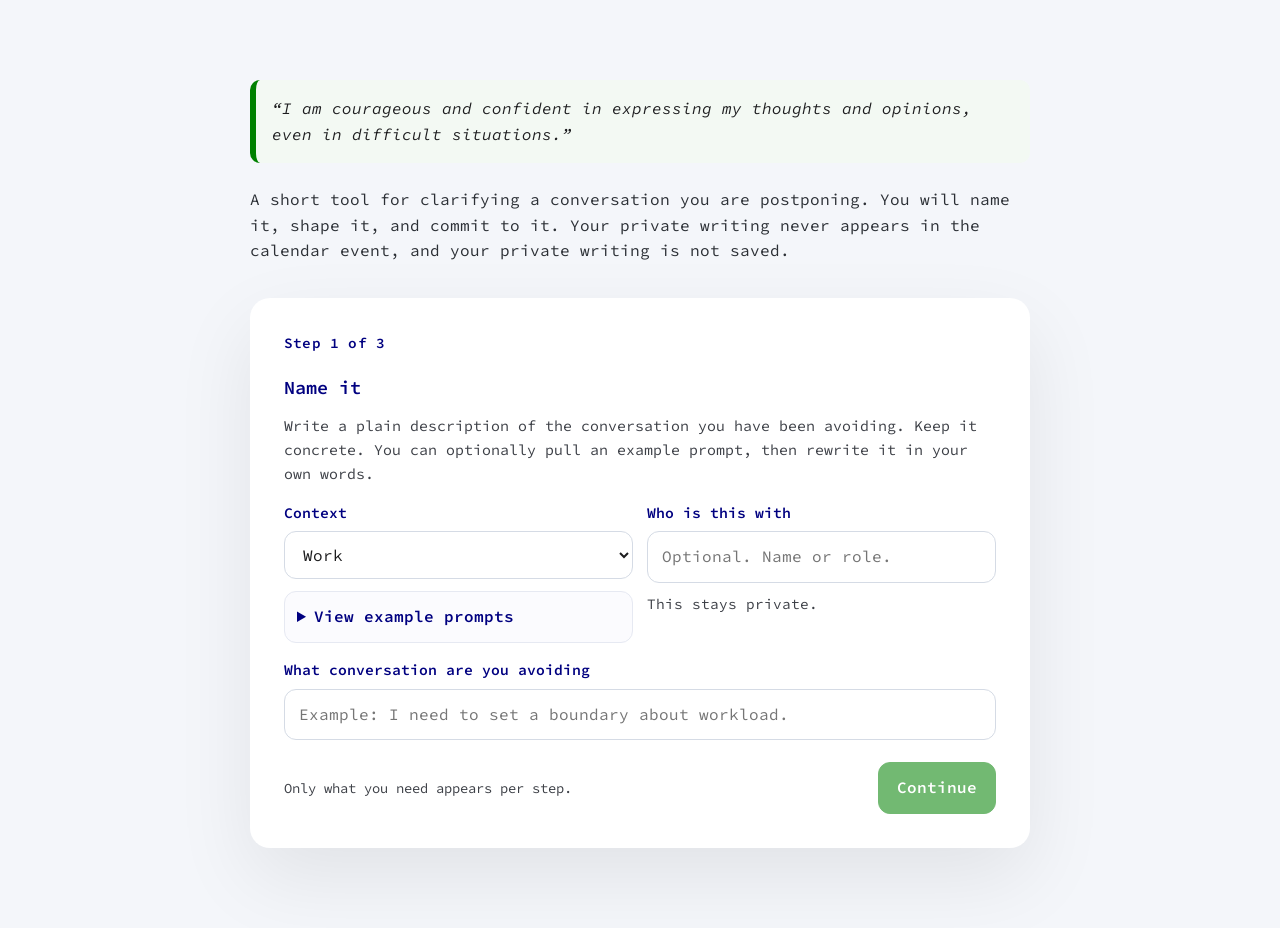
<file: importantconversations_schedule_helper.html>
<!DOCTYPE html>
<html lang="en">
<head>
<meta charset="utf-8" />
<meta name="viewport" content="width=device-width,initial-scale=1" />
<title>Important Conversations</title>
<link href="https://fonts.googleapis.com/css2?family=Source+Code+Pro:wght@400;500;600&display=swap" rel="stylesheet">

<style>
  *{box-sizing:border-box}

  :root{
    --navy:#000080;
    --green:green;
    --bg:#f4f6fa;
    --ink:#1d1d1f;
    --muted:#3c3f46;
    --line:#d5dbe5;
    --panel:#ffffff;
    --shadow:0 30px 80px rgba(0,0,0,0.08);
  }

  body{
    margin:0;
    background:var(--bg);
    font:16px/1.6 "Source Code Pro", monospace;
    color:var(--ink);
  }

  .wrap{
    max-width:820px;
    margin:80px auto;
    padding:0 20px;
  }

  .quote{
    border-left:6px solid var(--green);
    background:#f3f9f3;
    padding:16px;
    border-radius:10px;
    margin-bottom:24px;
    font-style:italic;
  }

  .lead{
    margin-bottom:34px;
    color:#2b2f35;
    max-width:78ch;
  }

  .card{
    background:var(--panel);
    border-radius:20px;
    padding:34px;
    box-shadow:var(--shadow);
  }

  .progress{
    font-size:.9rem;
    color:var(--navy);
    margin:0 0 18px;
    font-weight:600;
    letter-spacing:.2px;
  }

  .step{display:none}
  .step.active{display:block}

  h2{
    margin:0 0 12px;
    font-size:1.15rem;
    font-weight:600;
    color:var(--navy);
  }

  .instructions{
    font-size:.93rem;
    margin:0 0 16px;
    color:var(--muted);
    max-width:80ch;
  }

  .subnote{
    font-size:.9rem;
    margin:10px 0 0;
    color:var(--muted);
  }

  .callout{
    background:#f7fbff;
    border:1px solid #dbe7f0;
    border-left:6px solid var(--navy);
    padding:14px;
    border-radius:12px;
    margin:16px 0 18px;
  }

  label{
    display:block;
    font-size:.92rem;
    margin:0 0 6px;
    color:var(--navy);
    font-weight:600;
  }

  input, textarea, select{
    width:100%;
    padding:12px 14px;
    border-radius:12px;
    border:1px solid var(--line);
    font:inherit;
    background:white;
    color:var(--ink);
  }

  textarea{
    min-height:120px;
    resize:vertical;
  }

  input:focus, textarea:focus, select:focus{
    outline:none;
    border-color:var(--green);
    box-shadow:0 0 0 3px rgba(0,128,0,0.15);
  }

  .row{
    display:grid;
    gap:14px;
  }

  @media (min-width:760px){
    .row.two{grid-template-columns:1fr 1fr}
  }

  .divider{
    height:1px;
    background:#e6e9ef;
    margin:22px 0;
  }

  details{
    margin-top:12px;
    background:#fbfbfe;
    border:1px solid #e6e9f2;
    border-radius:12px;
    padding:12px;
  }

  details summary{
    cursor:pointer;
    color:var(--navy);
    font-weight:600;
    user-select:none;
  }

  .examples{
    margin-top:10px;
    color:#2d3238;
    font-size:.92rem;
    line-height:1.55;
  }

  .exampleBtn{
    display:inline-block;
    width:auto;
    margin:6px 8px 0 0;
    padding:8px 10px;
    border-radius:999px;
    border:1px solid #d7dde8;
    background:white;
    color:#1d1d1f;
    cursor:pointer;
    font:inherit;
    font-size:.9rem;
  }

  .exampleBtn:hover{
    border-color:var(--navy);
  }

  .warning{
    margin-top:10px;
    font-size:.88rem;
    color:#b00020;
  }

  .actions{
    margin-top:22px;
    display:flex;
    justify-content:space-between;
    align-items:center;
    gap:12px;
    flex-wrap:wrap;
  }

  button{
    padding:12px 18px;
    border-radius:12px;
    border:1px solid #ccd3dd;
    background:white;
    font:inherit;
    cursor:pointer;
  }

  button:disabled{
    opacity:.55;
    cursor:not-allowed;
  }

  .primary{
    background:var(--green);
    color:white;
    border-color:var(--green);
    font-weight:600;
  }

  .primary:hover{opacity:.92}

  .ghost{
    background:white;
    border-color:#ccd3dd;
    color:var(--navy);
    font-weight:600;
  }

  .miniTip{
    font-size:.86rem;
    color:var(--muted);
  }

  .template{
    background:#fef9f2;
    border:1px solid #f0e3cf;
    border-left:6px solid var(--green);
    padding:14px;
    border-radius:12px;
    margin:14px 0 0;
    color:#2b2f35;
    font-size:.92rem;
  }

  .template code{
    display:block;
    white-space:pre-wrap;
    font-family:inherit;
    color:#1d1d1f;
    margin-top:8px;
  }
</style>
</head>

<body>
<div class="wrap">

  <div class="quote">
    “I am courageous and confident in expressing my thoughts and opinions, even in difficult situations.”
  </div>

  <p class="lead">
    A short tool for clarifying a conversation you are postponing. You will name it, shape it, and commit to it. Your private writing never appears in the calendar event, and your private writing is not saved.
  </p>

  <div class="card">

    <div class="progress" id="progressText">Step 1 of 3</div>

    <!-- STEP 1: NAME IT -->
    <div class="step active" id="step1">
      <h2>Name it</h2>
      <p class="instructions">
        Write a plain description of the conversation you have been avoiding. Keep it concrete.
        You can optionally pull an example prompt, then rewrite it in your own words.
      </p>

      <div class="row two">
        <div>
          <label for="context">Context</label>
          <select id="context">
            <option value="work">Work</option>
            <option value="personal">Personal</option>
          </select>

          <details>
            <summary>View example prompts</summary>
            <div class="examples" id="exampleList"></div>
          </details>
        </div>

        <div>
          <label for="who">Who is this with</label>
          <input id="who" placeholder="Optional. Name or role." />
          <div class="subnote">This stays private.</div>
        </div>
      </div>

      <div style="margin-top:16px">
        <label for="topic">What conversation are you avoiding</label>
        <input id="topic" placeholder="Example: I need to set a boundary about workload." />
      </div>

      <div class="actions">
        <div class="miniTip">Only what you need appears per step.</div>
        <button class="primary" id="toStep2" type="button" disabled>Continue</button>
      </div>
    </div>

    <!-- STEP 2: SHAPE IT -->
    <div class="step" id="step2">
      <h2>Shape it</h2>
      <p class="instructions">
        This step has three parts. First, write the messy private version. Second, write what you would actually say if you were speaking normally. Third, using that version, write only the first sentence you will open with. The calendar entry will include a subject line and that first sentence only.
      </p>

      <div class="callout">
        <div style="color:var(--navy);font-weight:700;margin-bottom:6px">How to do this well</div>
        <div class="miniTip">
          Messy is allowed to be blunt and emotional. Nobody sees it.
          <br>Actually say is your normal voice. Direct, fair, not performative.
          <br>First sentence is the opening line you can deliver calmly. One sentence only.
        </div>
      </div>

      <label for="messy">1) The messy version (private)</label>
      <textarea id="messy" placeholder="Write the unedited truth."></textarea>
      <div class="subnote">
        Useful prompts: What am I reacting to? What do I want to change? What feels at stake?
      </div>

      <div class="divider"></div>

      <label for="say">2) What you would actually say</label>
      <textarea id="say" placeholder="Rewrite into a realistic, speakable version."></textarea>
      <div class="subnote">
        Replace global judgments with one concrete example. Replace mind reading with observable facts.
      </div>

      <div class="divider"></div>

      <label for="subject">Calendar subject line</label>
      <input id="subject" placeholder="Example: Quick check in" maxlength="60" />
      <div class="subnote">
        Keep it bland. This is what appears as the calendar title.
      </div>

      <label for="first" style="margin-top:14px">3) The first sentence you will say (calendar details)</label>
      <textarea id="first" maxlength="220" placeholder="One sentence only. Observation plus intent plus question or request."></textarea>

      <div class="template">
        <div style="font-weight:700;color:var(--navy)">Reliable first sentence patterns</div>
        <code id="templatesText"></code>
      </div>

      <div class="warning" id="warn" style="display:none">
        If you see “you always” or “you never”, replace it with one specific example and a request.
      </div>

      <div class="actions">
        <button class="ghost" id="back1" type="button">Back</button>
        <button class="primary" id="toStep3" type="button" disabled>Continue</button>
      </div>
    </div>

    <!-- STEP 3: COMMIT -->
    <div class="step" id="step3">
      <h2>Commit to it</h2>
      <p class="instructions">
        Choose a time and schedule it. The calendar entry will include the subject line and first sentence only.
      </p>

      <div class="row two">
        <div>
          <label for="dt">Date and start time</label>
          <input type="datetime-local" id="dt" />
        </div>
        <div>
          <label for="dur">Duration in minutes</label>
          <input type="number" id="dur" value="30" min="10" step="5" />
        </div>
      </div>

      <div class="actions">
        <button class="ghost" id="back2" type="button">Back</button>
        <div style="display:flex;gap:10px;flex-wrap:wrap">
          <button id="dlNotes" type="button">Download private notes</button>
          <button class="primary" id="gcal" type="button" disabled>Add to Google Calendar</button>
        </div>
      </div>
    </div>

  </div>
</div>

<script>
(function(){
  const $ = (id) => document.getElementById(id);

  const step1 = $("step1");
  const step2 = $("step2");
  const step3 = $("step3");
  const steps = [step1, step2, step3];

  const progressText = $("progressText");

  const context = $("context");
  const exampleList = $("exampleList");
  const topic = $("topic");
  const who = $("who");

  const messy = $("messy");
  const say = $("say");
  const subject = $("subject");
  const first = $("first");
  const warn = $("warn");

  const dt = $("dt");
  const dur = $("dur");

  const toStep2 = $("toStep2");
  const toStep3 = $("toStep3");
  const back1 = $("back1");
  const back2 = $("back2");

  const gcal = $("gcal");
  const dlNotes = $("dlNotes");

  const templatesText = $("templatesText");

  const examplesWork = [
    "Clarify role expectations",
    "Ask for feedback cadence",
    "Discuss workload or priorities",
    "Repair a miscommunication",
    "Address recognition or credit",
    "Align on scope and deadlines",
    "Career development conversation",
    "Compensation conversation"
  ];

  const examplesPersonal = [
    "Discuss finances and planning",
    "Division of responsibilities",
    "A recurring tension",
    "Set a boundary",
    "A decision you have been avoiding",
    "Long term goals alignment",
    "Connection and intimacy",
    "Health or wellbeing plans",
    "Family dynamics"
  ];

  function showStep(i){
    steps.forEach((s, idx) => s.classList.toggle("active", idx === i));
    progressText.textContent = ["Step 1 of 3", "Step 2 of 3", "Step 3 of 3"][i];
    window.scrollTo({top:0, behavior:"smooth"});
  }

  function renderExamples(){
    const arr = context.value === "work" ? examplesWork : examplesPersonal;
    exampleList.innerHTML = "";
    arr.forEach((text) => {
      const b = document.createElement("button");
      b.type = "button";
      b.className = "exampleBtn";
      b.textContent = text;
      b.addEventListener("click", () => {
        topic.value = text;
        validateName();
      });
      exampleList.appendChild(b);
    });
    renderTemplates();
  }

  function renderTemplates(){
    if(context.value === "work"){
      templatesText.textContent =
`Pattern 1
"Can we align on X? I noticed Y. Can we agree on Z?"

Pattern 2
"I want to talk about X. My goal is Z. Can we spend 15 minutes on it?"

Pattern 3
"Quick check in about X. When Y happens, it affects Z. Can we adjust to X?"`;
    } else {
      templatesText.textContent =
`Pattern 1
"I want to talk about X. I have been feeling Y. Can we figure out Z?"

Pattern 2
"Can we check in about X? I noticed Y, and I want to make a plan."

Pattern 3
"I care about this, so I want to be direct. When Y happens, I feel Z."`;
    }
  }

  function validateName(){
    toStep2.disabled = topic.value.trim().length < 3;
  }

  function validateShape(){
    const okMessy = messy.value.trim().length >= 5;
    const okSay = say.value.trim().length >= 8;
    const okSubject = subject.value.trim().length >= 2;
    const okFirst = first.value.trim().length >= 10;
    toStep3.disabled = !(okMessy && okSay && okSubject && okFirst);
  }

  function validateCommit(){
    gcal.disabled = !dt.value;
  }

  function pad(n){ return String(n).padStart(2,"0"); }
  function fmtGCalLocal(d){
    return d.getFullYear()
      + pad(d.getMonth()+1)
      + pad(d.getDate())
      + "T"
      + pad(d.getHours())
      + pad(d.getMinutes())
      + "00";
  }

  function buildPrivateNotes(){
    const lines = [];
    lines.push("Important Conversations");
    lines.push("");
    lines.push("Context: " + context.value);
    if(who.value.trim()) lines.push("With: " + who.value.trim());
    lines.push("Topic: " + (topic.value.trim() || ""));
    lines.push("");
    lines.push("Messy draft:");
    lines.push(messy.value.trim() || "");
    lines.push("");
    lines.push("What I would actually say:");
    lines.push(say.value.trim() || "");
    lines.push("");
    lines.push("Calendar subject:");
    lines.push(subject.value.trim() || "");
    lines.push("");
    lines.push("First sentence:");
    lines.push(first.value.trim() || "");
    lines.push("");
    if(dt.value){
      const start = new Date(dt.value);
      const mins = Number(dur.value || 30);
      const end = new Date(start.getTime() + mins * 60000);
      lines.push("Time block:");
      lines.push(start.toLocaleString() + " for " + mins + " minutes");
      lines.push("Ends: " + end.toLocaleString());
    }
    return lines.join("\n");
  }

  function download(filename, text){
    const blob = new Blob([text], {type:"text/plain;charset=utf-8"});
    const url = URL.createObjectURL(blob);
    const a = document.createElement("a");
    a.href = url;
    a.download = filename;
    document.body.appendChild(a);
    a.click();
    setTimeout(() => { URL.revokeObjectURL(url); a.remove(); }, 0);
  }

  context.addEventListener("change", renderExamples);
  topic.addEventListener("input", validateName);

  messy.addEventListener("input", validateShape);
  say.addEventListener("input", validateShape);
  subject.addEventListener("input", validateShape);

  first.addEventListener("input", () => {
    validateShape();
    const t = first.value.toLowerCase();
    const show = t.includes("you always") || t.includes("you never");
    warn.style.display = show ? "block" : "none";
  });

  dt.addEventListener("input", validateCommit);

  toStep2.addEventListener("click", () => showStep(1));
  back1.addEventListener("click", () => showStep(0));
  toStep3.addEventListener("click", () => showStep(2));
  back2.addEventListener("click", () => showStep(1));

  gcal.addEventListener("click", () => {
    if(!dt.value) return;

    const start = new Date(dt.value);
    const minutes = Number(dur.value || 30);
    const end = new Date(start.getTime() + minutes * 60000);

    const url = new URL("https://calendar.google.com/calendar/render");
    url.searchParams.set("action", "TEMPLATE");
    url.searchParams.set("text", subject.value.trim() || "Conversation");
    url.searchParams.set("dates", fmtGCalLocal(start) + "/" + fmtGCalLocal(end));
    url.searchParams.set("details", first.value.trim() || "");
    window.open(url.toString(), "_blank");
  });

  dlNotes.addEventListener("click", () => {
    const d = new Date();
    const stamp = d.getFullYear() + pad(d.getMonth()+1) + pad(d.getDate());
    download("important_conversation_" + stamp + ".txt", buildPrivateNotes());
  });

  renderExamples();
  validateName();
  validateShape();
  validateCommit();
  showStep(0);
})();
</script>

</body>
</html>
</file>
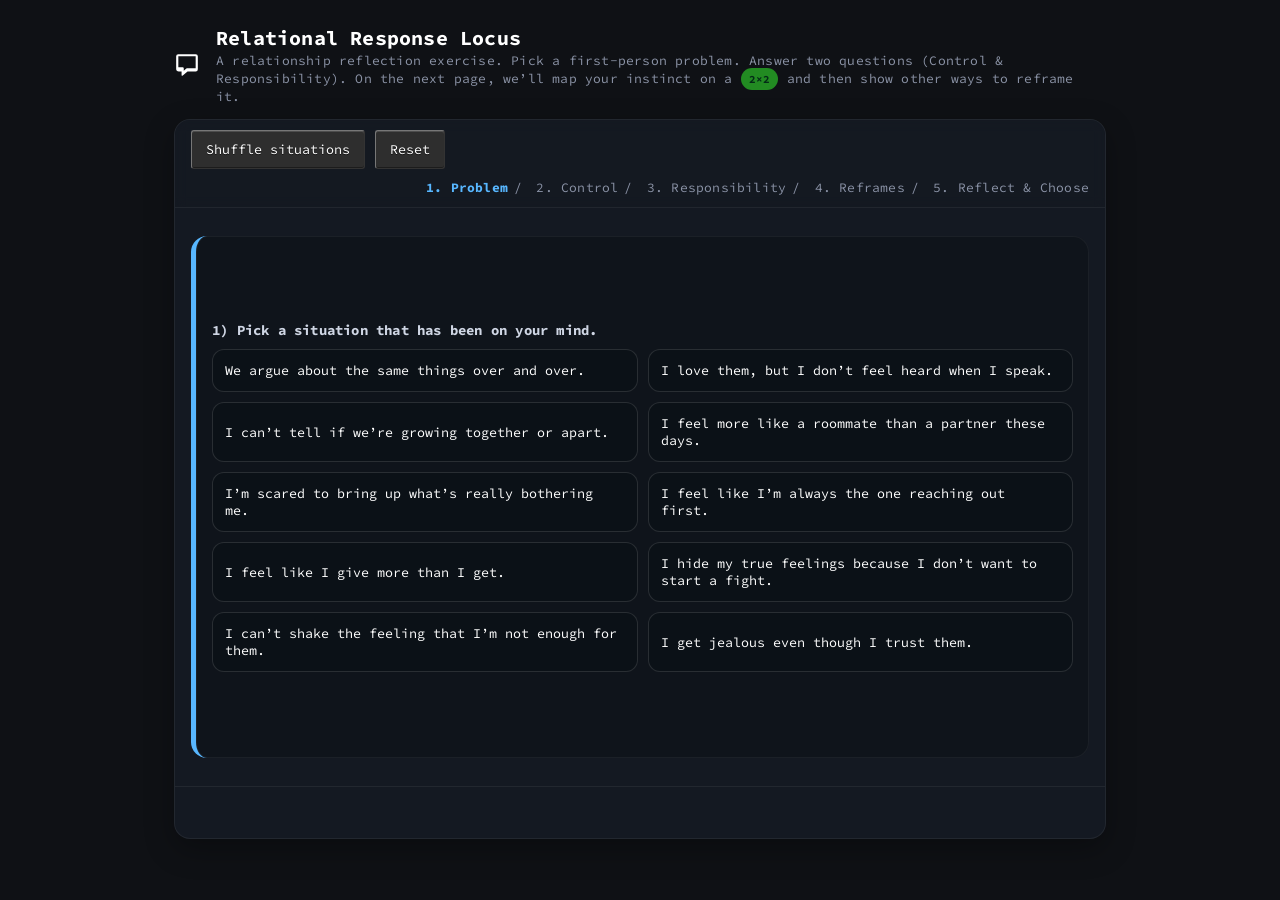
<file: relationalresponselocus_mw.html>
<!DOCTYPE html>
<html lang="en">
<head>
  <meta charset="UTF-8" />
  <meta name="viewport" content="width=device-width, initial-scale=1" />
  <title>Relational Response Locus — 2×2: Locus × Responsibility (Relationships)</title>
  <link rel="preconnect" href="https://fonts.googleapis.com">
  <link rel="preconnect" href="https://fonts.gstatic.com" crossorigin>
  <link href="https://fonts.googleapis.com/css2?family=Source+Code+Pro:wght@400;500;600;700&display=swap" rel="stylesheet">
  <style>
    :root{--panel:#141922;--muted:#8b93a6;--text:#ffffff;--accent:#228B22;--accent-2:#1e7a1e;--accent-3:#176317;--shadow:0 10px 30px rgba(0,0,0,.3);--radius:16px;--stage:#6bd38a}
    *{box-sizing:border-box}
    html,body{height:100%}
    body{margin:0;font:16px/1.4 'Source Code Pro',ui-monospace,SFMono-Regular,Menlo,Monaco,Consolas,'Liberation Mono','Courier New',monospace;color:var(--text);background:#0f1115;letter-spacing:.2px}
    [hidden]{display:none!important}
    body:not([data-stage='results']):not([data-stage='reflect']) #legend,
    body:not([data-stage='results']):not([data-stage='reflect']) #gridWrap,
    body:not([data-stage='results']) #result,
    body:not([data-stage='results']):not([data-stage='reflect']) #footerHint{display:none!important}
    .wrap{max-width:980px;margin:0 auto;padding:24px}
    header{display:flex;align-items:center;gap:16px;margin-bottom:12px}
    .logo{width:44px;height:44px;display:grid;place-items:center;background:transparent;box-shadow:none;border:none;border-radius:0}
    .title{font-weight:700;font-size:20px}
    .sub{color:var(--muted);font-size:13px}
    .card{background:var(--panel);border:1px solid rgba(255,255,255,.06);border-radius:var(--radius);box-shadow:var(--shadow);overflow:hidden}
    .controls{position:sticky;top:0;z-index:10;padding:10px 16px;display:flex;gap:10px;align-items:center;border-bottom:1px solid rgba(255,255,255,.06);flex-wrap:wrap;background:rgba(20,25,34,.8);backdrop-filter:blur(6px)}
    .btn{padding:10px 14px;border-radius:6px;border:1px solid var(--accent-2);background:var(--accent);color:#fff;cursor:pointer;box-shadow:none;transition:none}
    .btn:hover{background:var(--accent-2);color:#fff}
    .btn:active{background:var(--accent-3);color:#fff;filter:brightness(.98)}
    .current{display:flex;align-items:center;gap:8px;max-width:100%;padding:6px 10px;border-radius:10px;background:rgba(255,255,255,.06);border:1px solid rgba(255,255,255,.15)}
    .current strong{opacity:.9}
    .current span{display:inline-block;max-width:48ch;white-space:nowrap;overflow:hidden;text-overflow:ellipsis}
    .stepper{display:flex;align-items:center;gap:8px;margin-left:auto}
    .chip{padding:6px 10px;border-radius:6px;border:1px solid #2a2f38;font-size:12px;background:transparent;color:#cfd3dc}
    .chip.active{color:var(--stageText);background:transparent!important;border-color:transparent!important;font-weight:700}
    .main{display:block;min-height:70vh}
    .section{padding:28px 16px;border-bottom:1px solid rgba(255,255,255,.06)}
    .section h3{margin:0 0 8px 0;font-size:14px;color:#cfd6e4}
    .panel{min-height:58vh;display:flex;flex-direction:column;justify-content:center;gap:14px;background:#0f141b;border-left:5px solid var(--stageText);box-shadow:inset 0 0 0 1px rgba(255,255,255,.05);border-radius:16px}
    .panel .inner{padding:16px}
    .choices{display:grid;grid-template-columns:1fr 1fr;gap:10px}
    .choice{background:#0b1117;border:1px solid rgba(255,255,255,.12);border-radius:12px;padding:12px;cursor:pointer;transition:transform .08s ease,border-color .2s ease,background .2s ease;text-align:left;color:var(--text)}
    .choice:hover{border-color:var(--accent-2);background:#0e1620}
    .choice small{display:block;color:var(--muted);margin-top:6px}
    .qa{display:flex;gap:12px;padding:6px 0}
    .qa .btn{flex:0 0 auto}
    .result{padding:10px 12px;display:flex;flex-direction:column;align-items:flex-start;gap:6px;border-bottom:1px solid rgba(255,255,255,.06);font-size:14px}
    .result .pill{padding:4px 8px;border-radius:999px;background:#0b0f15;border:1px solid rgba(255,255,255,.15);box-shadow:inset 0 0 0 1px rgba(255,255,255,.05);color:var(--text);white-space:nowrap;font-size:12px}
    .result .why{color:var(--muted);font-size:12px;white-space:normal;overflow:visible;text-overflow:clip;margin:2px 0 0 0;text-align:left}
    .legend{display:flex;justify-content:space-between;padding:10px 14px;font-size:12px;color:var(--muted);border-bottom:1px solid rgba(255,255,255,.06)}
    .legend strong{color:#cfd6e4}
    .grid{padding:14px;display:grid;grid-template-columns:1fr 1fr;grid-template-rows:auto auto;gap:12px;overflow:auto}
    .cell{background:#0f141b;border:1px solid rgba(255,255,255,.08);border-radius:14px;padding:12px;display:flex;flex-direction:column;gap:8px;transition:box-shadow .2s ease,border-color .2s ease,transform .08s ease;cursor:default}
    .cell h4{margin:0;font-size:13px;color:#fff;letter-spacing:.2px;text-transform:none}
    .cell .quote{margin:0;color:#fff;font-size:13px;background:#0b0f15;border:1px solid rgba(255,255,255,.08);border-radius:10px;padding:8px 10px}
    .cell.active{border-color:rgba(107,211,138,.9);box-shadow:0 0 0 2px rgba(107,211,138,.25)}
    .cell.pending .quote{opacity:0}
    .cell.kept{transform:translateY(-1px);border-color:var(--accent);box-shadow:0 0 0 3px rgba(107,211,138,.35),0 12px 30px rgba(0,0,0,.35)}
    .explain{padding:10px 14px;color:#cfe8d8;font-size:13px;display:none}
    .hint{margin-top:10px;font-size:12px;color:var(--muted)}
    .badge{font-size:11px;color:#042b17;background:var(--accent);padding:4px 8px;border-radius:999px;font-weight:700}
    @media (max-width:720px){.choices{grid-template-columns:1fr}.current span{max-width:32ch}}
    body[data-stage='situations']{--stage:#0b3a61;--stageText:#58b7ff}
    body[data-stage='q1']{--stage:#4b2e83;--stageText:#c99cff}
    body[data-stage='q2']{--stage:#166f49;--stageText:#38e2a0}
    body[data-stage='results']{--stage:#8a4b0f;--stageText:#ffb36b}
    body[data-stage='reflect']{--stage:#0e7490;--stageText:#6fd6ff}
    .qname{color:var(--accent)!important;font-weight:700}
    .qmeta{opacity:.9}
    .reflect-head{font-weight:700;margin-bottom:6px}
    .reflect-quote{margin:6px 0 12px 0;padding:10px 12px;background:#0b0f15;border:1px solid rgba(255,255,255,.1);border-radius:10px}
    .reflect-grid-title{margin:14px 0 6px 0;font-size:13px;color:#cfd6e4}
    .reflect-options{display:grid;grid-template-columns:1fr;gap:8px}
    .reflect-opt{border:1px solid rgba(255,255,255,.12);border-radius:12px;padding:10px 12px;background:#0b1117;cursor:pointer;transition:transform .06s ease,border-color .2s ease,background .2s ease}
    .reflect-opt:hover{border-color:var(--accent-2);background:#0e1620}
    .reflect-opt.kept{border-color:var(--accent);box-shadow:0 0 0 3px rgba(107,211,138,.3);background:linear-gradient(180deg,rgba(107,211,138,.07),transparent)}
    .pc{margin-top:10px;padding:12px;background:#0b1016;border:1px solid rgba(255,255,255,.12);border-radius:12px}
    .pc h4{margin:0 0 8px 0;font-size:14px;color:#e5f2eb;text-transform:none;letter-spacing:.2px}
    .pc h5{margin:10px 0 6px 0;font-size:12px;color:#cfe8d8;text-transform:uppercase;letter-spacing:.6px}
    .pc ul{margin:0;padding-left:18px}
    *{font-family:'Source Code Pro',ui-monospace,SFMono-Regular,Menlo,Monaco,Consolas,'Liberation Mono','Courier New',monospace!important}
    #gridWrap .cell .qname{color:#fff!important}
    #gridWrap .cell .qmeta{color:#fff;opacity:1}
    #shuffleSituations,#reset{background:#2e2e2e!important;border:1px solid #000!important;border-top-color:#777!important;border-left-color:#777!important;border-right-color:#333!important;border-bottom-color:#333!important;border-radius:3px!important;color:#fff!important;text-shadow:0 1px 0 rgba(0,0,0,.6);box-shadow:inset 0 1px 0 rgba(255,255,255,.15),inset 0 -1px 0 rgba(0,0,0,.4)}
    #shuffleSituations:hover,#reset:hover{background:#292929!important}
    #shuffleSituations:active,#reset:active{background:#1f1f1f!important;box-shadow:inset 0 2px 4px rgba(0,0,0,.6)}
    .chip.active{color:var(--stage);background:transparent!important;border-color:transparent!important}
    #chip-1.active,#chip-2.active,#chip-3.active,#chip-4.active,#chip-5.active{background:transparent!important;border-color:transparent!important;color:var(--stageText)}
    #currentProblem{font-size:13px;line-height:1.3}
    #currentProblem .current{font-size:13px}
    .current span{max-width:none!important;white-space:normal!important;overflow:visible!important;text-overflow:clip!important}
    .result>div:first-child{display:flex;align-items:center;gap:8px;white-space:nowrap}
    .stepper{display:flex;align-items:center;gap:0;flex-wrap:nowrap}
    .chip{padding:0;border:0;border-radius:0;background:transparent;color:var(--muted);font-size:13px}
    .chip.active{color:var(--stage);background:transparent;border-color:transparent}
    .stepper .chip+.chip::before{content:" / ";color:var(--muted);margin:0 6px}
  </style>
</head>
<body data-stage="situations">
  <div class="wrap">
    <header>
      <div class="logo" aria-label="Conversation bubble" role="img">
        <svg width="26" height="26" viewBox="0 0 24 24" xmlns="http://www.w3.org/2000/svg" aria-hidden="true">
          <path fill="#ffffff" d="M20 2H4a2 2 0 0 0-2 2v11.5A2.5 2.5 0 0 0 4.5 18H7v3.5a.5.5 0 0 0 .8.4L12.5 18H20a2 2 0 0 0 2-2V4a2 2 0 0 0-2-2Zm0 13H12a1 1 0 0 0-.6.2L9 17.2V15a1 1 0 0 0-1-1H4V4h16v11Z"/>
        </svg>
      </div>
      <div>
        <div class="title">Relational Response Locus</div>
        <div class="sub">A relationship reflection exercise. Pick a first-person problem. Answer two questions (Control & Responsibility). On the next page, we’ll map your instinct on a <span class="badge">2×2</span> and then show other ways to reframe it.</div>
      </div>
    </header>
    <div class="card">
      <div class="controls">
        <button class="btn" id="back" hidden>← Back</button>
        <button class="btn" id="shuffleSituations">Shuffle situations</button>
        <button class="btn" id="reset">Reset</button>
        <div class="current" id="currentProblem" hidden>
          <strong>Problem:</strong> <span id="currentProblemText"></span>
        </div>
        <div class="stepper">
          <span class="chip" id="chip-1">1. Problem</span>
          <span class="chip" id="chip-2">2. Control</span>
          <span class="chip" id="chip-3">3. Responsibility</span>
          <span class="chip" id="chip-4">4. Reframes</span>
          <span class="chip" id="chip-5">5. Reflect & Choose</span>
        </div>
      </div>
      <div class="main">
        <div class="section" id="situationsSection">
          <div class="panel"><div class="inner">
            <h3>1) Pick a situation that has been on your mind.</h3>
            <div class="choices" id="situations"></div>
          </div></div>
        </div>
        <div class="section" id="q1Section" hidden>
          <div class="panel"><div class="inner">
            <h3>2) Reflection — Locus of Control</h3>
            <div id="q1Text" style="margin-bottom:8px;color:#fff"></div>
            <div class="qa">
              <button class="btn" id="q1Yes">Yes</button>
              <button class="btn" id="q1No">No</button>
            </div>
          </div></div>
        </div>
        <div class="section" id="q2Section" hidden>
          <div class="panel"><div class="inner">
            <h3>3) Reflection — Responsibility</h3>
            <div id="q2Text" style="margin-bottom:8px;color:#fff"></div>
            <div class="qa">
              <button class="btn" id="q2Yes">Yes, mine</button>
              <button class="btn" id="q2No">Not really / shared</button>
            </div>
          </div></div>
        </div>
        <div class="result" id="result" hidden>
          <div><strong>Placement:</strong> <span class="pill" id="quadPill"></span></div>
          <div class="why" id="why"></div>
        </div>
        <div class="legend" id="legend" hidden>
          <div><strong>Columns:</strong> Internal locus → External locus</div>
          <div><strong>Rows:</strong> Low responsibility → High responsibility</div>
        </div>
        <div class="grid" id="gridWrap" hidden>
          <div class="cell" id="cell-IL">
            <h4><span class="qname">Step Back</span> <span class="qmeta">(internal + low responsibility)</span></h4>
            <div class="quote" id="text-IL"></div>
          </div>
          <div class="cell" id="cell-IH">
            <h4><span class="qname">Speak Up</span> <span class="qmeta">(internal + high responsibility)</span></h4>
            <div class="quote" id="text-IH"></div>
          </div>
          <div class="cell" id="cell-EL">
            <h4><span class="qname">Leave It Unsaid</span> <span class="qmeta">(external + low responsibility)</span></h4>
            <div class="quote" id="text-EL"></div>
          </div>
          <div class="cell" id="cell-EH">
            <h4><span class="qname">Listen Together</span> <span class="qmeta">(external + high responsibility)</span></h4>
            <div class="quote" id="text-EH"></div>
          </div>
        </div>
        <div class="explain" id="explain">Here’s how this problem can be reframed in other ways too — notice how each perspective feels different.</div>
        <div class="section" id="revealSection" hidden>
          <button class="btn" id="revealBtn">Reveal other perspectives</button>
        </div>
        <div class="section" id="nextReflectSection" hidden>
          <button class="btn" id="nextReflect">Next: Reflect & Choose</button>
        </div>
        <div class="section" id="reflectSection" hidden>
          <div class="panel"><div class="inner">
            <h3>5) Reflect & Choose</h3>
            <div id="reflectPrimary"></div>
            <div class="reflect-grid-title">All perspectives (tap to explore)</div>
            <div id="reflectOthers" class="reflect-options"></div>
            <div class="reflect-grid-title" style="margin-top:14px">Quick reflection</div>
            <ul class="reflect-options" style="list-style:disc;padding-left:18px;background:transparent;border:0">
              <li>Which of these perspectives feels most helpful right now?</li>
              <li>Which one lightens the weight you’re carrying?</li>
              <li>Which one would improve your relationship if you tried it?</li>
            </ul>
            <div id="metaInsight" class="pc"></div>
            <div class="qa" style="margin-top:8px">
              <button class="btn" id="restartProblem">Try another problem</button>
            </div>
          </div></div>
        </div>
      </div>
    </div>
    <div class="hint" id="footerHint">Each stage now takes the full panel with a color accent. Use Back to revisit earlier answers.</div>
  </div>

  <script>
    const problems = [
      { id:'reach',
        text:"I feel like I’m always the one reaching out first.",
        q1:"Do you feel you could realistically change this dynamic yourself?",
        q2:"Do you feel it’s your responsibility to fix this, or more shared?",
        reframes:{
          IH:"I can bring this up directly and ask for more balance in initiating contact.",
          IL:"My effort doesn’t mean I’m doing something wrong—it shows I care.",
          EH:"Their busy schedule may hold them back, but I can help by suggesting simpler ways to connect.",
          EL:"Their lack of initiative reflects their style, not my worth."
        }
      },
      { id:'unheard',
        text:"I love them, but I don’t feel heard when I speak.",
        q1:"Do you think you could change how you bring things up (clarity, calmer moments)?",
        q2:"Do you feel it’s your responsibility to fix this, or more shared?",
        reframes:{
          IH:"I can practice expressing myself more clearly or at calmer moments.",
          IL:"It’s not my fault if they sometimes struggle to listen.",
          EH:"Their stress or distractions may block them, but I can invite us to talk when they’re more open.",
          EL:"Their poor listening isn’t something I alone can fix—it doesn’t mean I’m unloved."
        }
      },
      { id:'growth',
        text:"I can’t tell if we’re growing together or apart.",
        q1:"Could you personally do something to influence growth (suggest activities, check-ins)?",
        q2:"Is it mainly your job to fix this, or more shared?",
        reframes:{
          IH:"I can suggest new activities to nurture growth together.",
          IL:"I don’t have to blame myself if the pace of our growth feels different.",
          EH:"Outside pressures may be pushing us in different directions, but I can help us reconnect.",
          EL:"Relationships naturally shift—I can’t fully control that."
        }
      },
      { id:'hide',
        text:"I hide my true feelings because I don’t want to start a fight.",
        q1:"Do you think you could change how you bring up your feelings?",
        q2:"Do you think it’s mainly your job to make this easier, or should it be shared?",
        reframes:{
          IH:"I can share feelings calmly and set the tone for a healthier talk.",
          IL:"It’s understandable I avoid conflict—many people do.",
          EH:"Their reactions may be intense, but I can still invite safer spaces to talk.",
          EL:"Their defensiveness is theirs—I can’t change that alone."
        }
      },
      { id:'roommate',
        text:"I feel more like a roommate than a partner these days.",
        q1:"Could you change your approach to closeness (small gestures, plans)?",
        q2:"Is it mainly your job to fix this, or shared?",
        reframes:{
          IH:"I can plan small gestures or date nights to bring back closeness.",
          IL:"It’s okay if I’m not always the spark—this lull doesn’t mean I’ve failed.",
          EH:"Stress or routines may be draining us, but I can help us create intentional time.",
          EL:"This phase may simply be a natural rhythm, not something I caused."
        }
      },
      { id:'jealous',
        text:"I get jealous even though I trust them.",
        q1:"Could you change how you express/manage the jealousy?",
        q2:"Is handling this mainly on you, or shared?",
        reframes:{
          IH:"I can work on expressing my jealousy in healthier ways.",
          IL:"Feeling jealous doesn’t mean I’m broken—it’s human.",
          EH:"Situations may trigger jealousy, but I can help by communicating openly.",
          EL:"Their actions or others’ behaviors fuel this too—it’s not just on me."
        }
      },
      { id:'imbalance',
        text:"I feel like I give more than I get.",
        q1:"Could you ask for more reciprocity or rebalance tasks?",
        q2:"Is fixing this mainly your job, or shared?",
        reframes:{
          IH:"I can talk openly about needing more reciprocity.",
          IL:"Giving generously is part of me—it doesn’t mean I’m being taken advantage of.",
          EH:"Life stressors may limit what they give back, but I can suggest ways to share the load.",
          EL:"Sometimes imbalance happens naturally—it’s not all on me to fix."
        }
      },
      { id:'scared',
        text:"I’m scared to bring up what’s really bothering me.",
        q1:"Could you change how/when you bring it up (prep, kindness, practice)?",
        q2:"Is making it easier mainly your job, or shared?",
        reframes:{
          IH:"I can prepare how to say it kindly and practice being vulnerable.",
          IL:"Fear doesn’t mean weakness—it’s natural in close relationships.",
          EH:"Their past reactions may have scared me, but I can suggest ground rules for safety.",
          EL:"Their reactions are theirs—I can’t be solely responsible for how they respond."
        }
      },
      { id:'notenough',
        text:"I can’t shake the feeling that I’m not enough for them.",
        q1:"Could you influence this by how you speak to yourself or them?",
        q2:"Is changing this mainly on you, or shared?",
        reframes:{
          IH:"I can build confidence and remind myself of my strengths.",
          IL:"These doubts don’t mean I’m unworthy—they’re just feelings.",
          EH:"Social comparisons or their comments may feed this, but I can speak up about how it impacts me.",
          EL:"Their expectations are about them, not a true measure of me."
        }
      },
      { id:'repeat',
        text:"We argue about the same things over and over.",
        q1:"Could you change your approach or propose a new way to resolve it?",
        q2:"Is breaking the cycle mainly your job, or shared?",
        reframes:{
          IH:"I can change how I approach the argument and try breaking the cycle.",
          IL:"Repeating arguments isn’t just my fault—it takes two.",
          EH:"Stress, money, or family pressures may fuel this, but I can suggest new strategies.",
          EL:"Some recurring arguments reflect bigger dynamics—it’s not all mine to solve."
        }
      }
    ];

    function metaphorName(k){ return { IH:'Speak Up', IL:'Step Back', EH:'Listen Together', EL:'Leave It Unsaid' }[k]; }
    function quadMetaLower(k){ return { IL:'(internal + low responsibility)', IH:'(internal + high responsibility)', EL:'(external + low responsibility)', EH:'(external + high responsibility)' }[k]; }
    function quadLabel(k){ return `${metaphorName(k)} ${quadMetaLower(k)}`; }

    const prosCons = {
      IH:{ title:'Speak Up (internal + high responsibility)', pos:[
        'You’re leaning into agency and showing you believe you can shape this situation.',
        'Taking responsibility can feel empowering and can spark positive change.'
      ], neg:[
        'Carrying too much responsibility may leave you exhausted or resentful.',
        'Not every problem can (or should) be solved by you alone.'
      ]},
      IL:{ title:'Step Back (internal + low responsibility)', pos:[
        'You’re giving yourself kindness and letting go of unnecessary blame.',
        'This perspective helps protect you from overburdening yourself.'
      ], neg:[
        'If you step back too often, you may avoid opportunities to grow or act.',
        'It can slip into passivity, where important conversations never happen.'
      ]},
      EH:{ title:'Listen Together (external + high responsibility)', pos:[
        'You’re recognizing outside influences while still committing to shared repair.',
        'This perspective fosters collaboration and teamwork in the relationship.'
      ], neg:[
        'You might end up carrying responsibility for things that aren’t fully yours.',
        'Be careful not to mistake “helping” with “fixing it all yourself.”'
      ]},
      EL:{ title:'Leave It Unsaid (external + low responsibility)', pos:[
        'You’re releasing what isn’t yours to carry, which protects your energy.',
        'This perspective can bring acceptance and peace when things are beyond control.'
      ], neg:[
        'If you lean here too often, you might disengage or give up on real opportunities for connection.',
        'Letting go is wise at times, but silence can also create distance.'
      ]}
    };

    function renderProsCons(k){
      const pc = prosCons[k];
      if(!pc) return '';
      const t = pc.title.replace(/^([^()]+)/,'<span class="qname">$1</span>');
      return `<h4>${t}</h4><h5>Positive</h5><ul>${pc.pos.map(p=>`<li>${p}</li>`).join('')}</ul><h5>Negative</h5><ul>${pc.neg.map(n=>`<li>${n}</li>`).join('')}</ul>`;
    }

    const situationsEl=document.getElementById('situations');
    const q1Section=document.getElementById('q1Section');
    const q2Section=document.getElementById('q2Section');
    const q1Text=document.getElementById('q1Text');
    const q2Text=document.getElementById('q2Text');
    const q1Yes=document.getElementById('q1Yes');
    const q1No=document.getElementById('q1No');
    const q2Yes=document.getElementById('q2Yes');
    const q2No=document.getElementById('q2No');

    const resultEl=document.getElementById('result');
    const legendEl=document.getElementById('legend');
    const gridWrap=document.getElementById('gridWrap');
    const quadPill=document.getElementById('quadPill');
    const whyEl=document.getElementById('why');

    const cells={
      IL:document.getElementById('cell-IL'),
      IH:document.getElementById('cell-IH'),
      EL:document.getElementById('cell-EL'),
      EH:document.getElementById('cell-EH')
    };
    const textAreas={
      IL:document.getElementById('text-IL'),
      IH:document.getElementById('text-IH'),
      EL:document.getElementById('text-EL'),
      EH:document.getElementById('text-EH')
    };

    const revealSection=document.getElementById('revealSection');
    const revealBtn=document.getElementById('revealBtn');
    const nextReflectSection=document.getElementById('nextReflectSection');
    const nextReflectBtn=document.getElementById('nextReflect');

    const reflectSection=document.getElementById('reflectSection');
    const reflectPrimary=document.getElementById('reflectPrimary');
    const reflectOthers=document.getElementById('reflectOthers');
    const metaInsight=document.getElementById('metaInsight');
    const restartProblem=document.getElementById('restartProblem');

    const explain=document.getElementById('explain');

    const resetBtn=document.getElementById('reset');
    const shuffleSituationsBtn=document.getElementById('shuffleSituations');
    const backBtn=document.getElementById('back');

    const chip1=document.getElementById('chip-1');
    const chip2=document.getElementById('chip-2');
    const chip3=document.getElementById('chip-3');
    const chip4=document.getElementById('chip-4');
    const chip5=document.getElementById('chip-5');

    const currentProblem=document.getElementById('currentProblem');
    const currentProblemText=document.getElementById('currentProblemText');
    const footerHint=document.getElementById('footerHint');

    let pickedProblem=null;
    let locus=null;
    let resp=null;

    function setStage(s){
      document.body.setAttribute('data-stage',s);
      chip1.classList.toggle('active',s==='situations');
      chip2.classList.toggle('active',s==='q1');
      chip3.classList.toggle('active',s==='q2');
      chip4.classList.toggle('active',s==='results');
      chip5.classList.toggle('active',s==='reflect');

      document.getElementById('situationsSection').hidden = s!=='situations';
      q1Section.hidden = s!=='q1';
      q2Section.hidden = s!=='q2';

      const on4 = s==='results';
      const on45 = s==='results' || s==='reflect';

      resultEl.hidden = !on4;
      legendEl.hidden = !on45;
      gridWrap.hidden = !on45;
      revealSection.hidden = !on4;
      nextReflectSection.hidden = !on4;
      reflectSection.hidden = s!=='reflect';
      footerHint.hidden = !on45;

      backBtn.hidden = (s==='situations');

      if(s!=='reflect'){ explain.style.display='none'; }
      window.scrollTo({top:0,behavior:'smooth'});
    }

    function clearHighlight(){
      Object.values(cells).forEach(c=>{ c.classList.remove('active'); c.classList.remove('kept'); });
      Array.from(document.querySelectorAll('.reflect-opt')).forEach(n=>n.classList.remove('kept'));
    }

    function populateGrid(r){
      textAreas.IL.textContent=r.IL;
      textAreas.IH.textContent=r.IH;
      textAreas.EL.textContent=r.EL;
      textAreas.EH.textContent=r.EH;
    }

    function showOnly(k){
      Object.entries(textAreas).forEach(([x,e])=>{
        e.parentElement.parentElement.classList.toggle('pending',x!==k);
        e.style.opacity = (x!==k)?0:1;
      });
    }

    function revealOthers(){
      Object.entries(textAreas).forEach(([x,e])=>{
        e.style.opacity=1;
        e.parentElement.parentElement.classList.remove('pending');
      });
      explain.style.display='block';
      revealSection.hidden=true;
      nextReflectSection.hidden=false;
    }

    function renderReflect(){
      const q = locus+resp;
      const p = pickedProblem.reframes[q];
      reflectPrimary.innerHTML =
        `<div class="reflect-head">You answered in a way that suggests a <span class="qname">${metaphorName(q)}</span> perspective.</div>`+
        `<blockquote class="reflect-quote">“${p}”</blockquote>`;
      const order = ['IL','IH','EL','EH'];
      reflectOthers.innerHTML = order.map(k =>
        `<div class="reflect-opt ${k===q?'kept':''}" data-quad="${k}">`+
          `<div class="reflect-head"><span class="qname">${metaphorName(k)}</span></div>`+
          `<div>“${pickedProblem.reframes[k]}”</div>`+
        `</div>`
      ).join('');
      Object.values(cells).forEach(c=>c.classList.remove('kept'));
      cells[q].classList.add('kept');
      metaInsight.innerHTML = '';
    }

    function classifyAndRender(){
      const q = locus+resp;
      quadPill.innerHTML = `<span class="qname">${metaphorName(q)}</span> <span class="qmeta">${quadMetaLower(q)}</span>`;
      whyEl.textContent = `${locus==='I'?'You felt you could influence it':'You felt it was mostly situational'} and ${resp==='H'?'you took primary responsibility.':'you saw responsibility as shared.'}`;
      clearHighlight();
      cells[q].classList.add('active');
      populateGrid(pickedProblem.reframes);
      showOnly(q);
      setStage('results');
    }

    situationsEl.addEventListener('click', e=>{
      const b = e.target.closest('.choice');
      if(!b) return;
      const sid = b.dataset.sid;
      pickedProblem = problems.find(p=>p.id===sid);
      locus = null;
      resp = null;

      currentProblemText.textContent = pickedProblem.text;
      currentProblem.hidden = false;

      resultEl.hidden=true; legendEl.hidden=true; gridWrap.hidden=true;
      explain.style.display='none'; revealSection.hidden=true; nextReflectSection.hidden=true;
      reflectSection.hidden=true; clearHighlight(); footerHint.hidden=true;
      Object.values(textAreas).forEach(el=>{ el.textContent=''; el.style.opacity=1; el.parentElement.parentElement.classList.remove('pending'); });

      q1Text.textContent = pickedProblem.q1;
      setStage('q1');
    });

    q1Yes.addEventListener('click', ()=>{ locus='I'; q2Text.textContent=pickedProblem.q2; setStage('q2'); });
    q1No.addEventListener('click',  ()=>{ locus='E'; q2Text.textContent=pickedProblem.q2; setStage('q2'); });

    q2Yes.addEventListener('click', ()=>{ resp='H'; classifyAndRender(); });
    q2No.addEventListener('click',  ()=>{ resp='L'; classifyAndRender(); });

    revealBtn.addEventListener('click', ()=>{ revealOthers(); });
    nextReflectBtn.addEventListener('click', ()=>{ revealOthers(); setStage('reflect'); renderReflect(); });

    reflectSection.addEventListener('click', e=>{
      const o = e.target.closest('.reflect-opt');
      if(!o) return;
      const k = o.dataset.quad;
      Array.from(document.querySelectorAll('.reflect-opt')).forEach(n=>n.classList.remove('kept'));
      o.classList.add('kept');
      Object.values(cells).forEach(c=>c.classList.remove('kept'));
      cells[k].classList.add('kept');
      metaInsight.innerHTML = renderProsCons(k);
    });

    gridWrap.addEventListener('click', e=>{
      const c = e.target.closest('.cell');
      if(!c) return;
      if(document.body.getAttribute('data-stage')!=='reflect') return;
      const k = c.id.split('-')[1];
      Object.values(cells).forEach(x=>x.classList.remove('kept'));
      c.classList.add('kept');
      Array.from(document.querySelectorAll('.reflect-opt')).forEach(n=>{
        n.classList.toggle('kept', n.getAttribute('data-quad')===k);
      });
      metaInsight.innerHTML = renderProsCons(k);
    });

    backBtn.addEventListener('click', ()=>{
      const s = document.body.getAttribute('data-stage');
      if(s==='q1'){ setStage('situations'); }
      else if(s==='q2'){ setStage('q1'); }
      else if(s==='results'){ setStage('q2'); }
      else if(s==='reflect'){ setStage('results'); }
    });

    resetBtn.addEventListener('click', ()=>{
      pickedProblem=null; locus=null; resp=null;
      currentProblem.hidden=true; currentProblemText.textContent='';
      clearHighlight();
      Object.values(textAreas).forEach(el=>{ el.textContent=''; el.style.opacity=1; el.parentElement.parentElement.classList.remove('pending'); });
      renderSituations();
      setStage('situations');
    });

    restartProblem.addEventListener('click', ()=>{ setStage('situations'); });

    shuffleSituationsBtn.addEventListener('click', ()=>{ renderSituations(); });

    function renderSituations(){
      const bank = problems.slice();
      for(let i=bank.length-1;i>0;i--){ const j=Math.floor(Math.random()*(i+1)); [bank[i],bank[j]]=[bank[j],bank[i]]; }
      situationsEl.innerHTML = bank.map(s=>`<button class="choice" data-sid="${s.id}">${s.text}</button>`).join('');
    }

    renderSituations();
    setStage('situations');
  </script>
</body>
</html>
</file>
